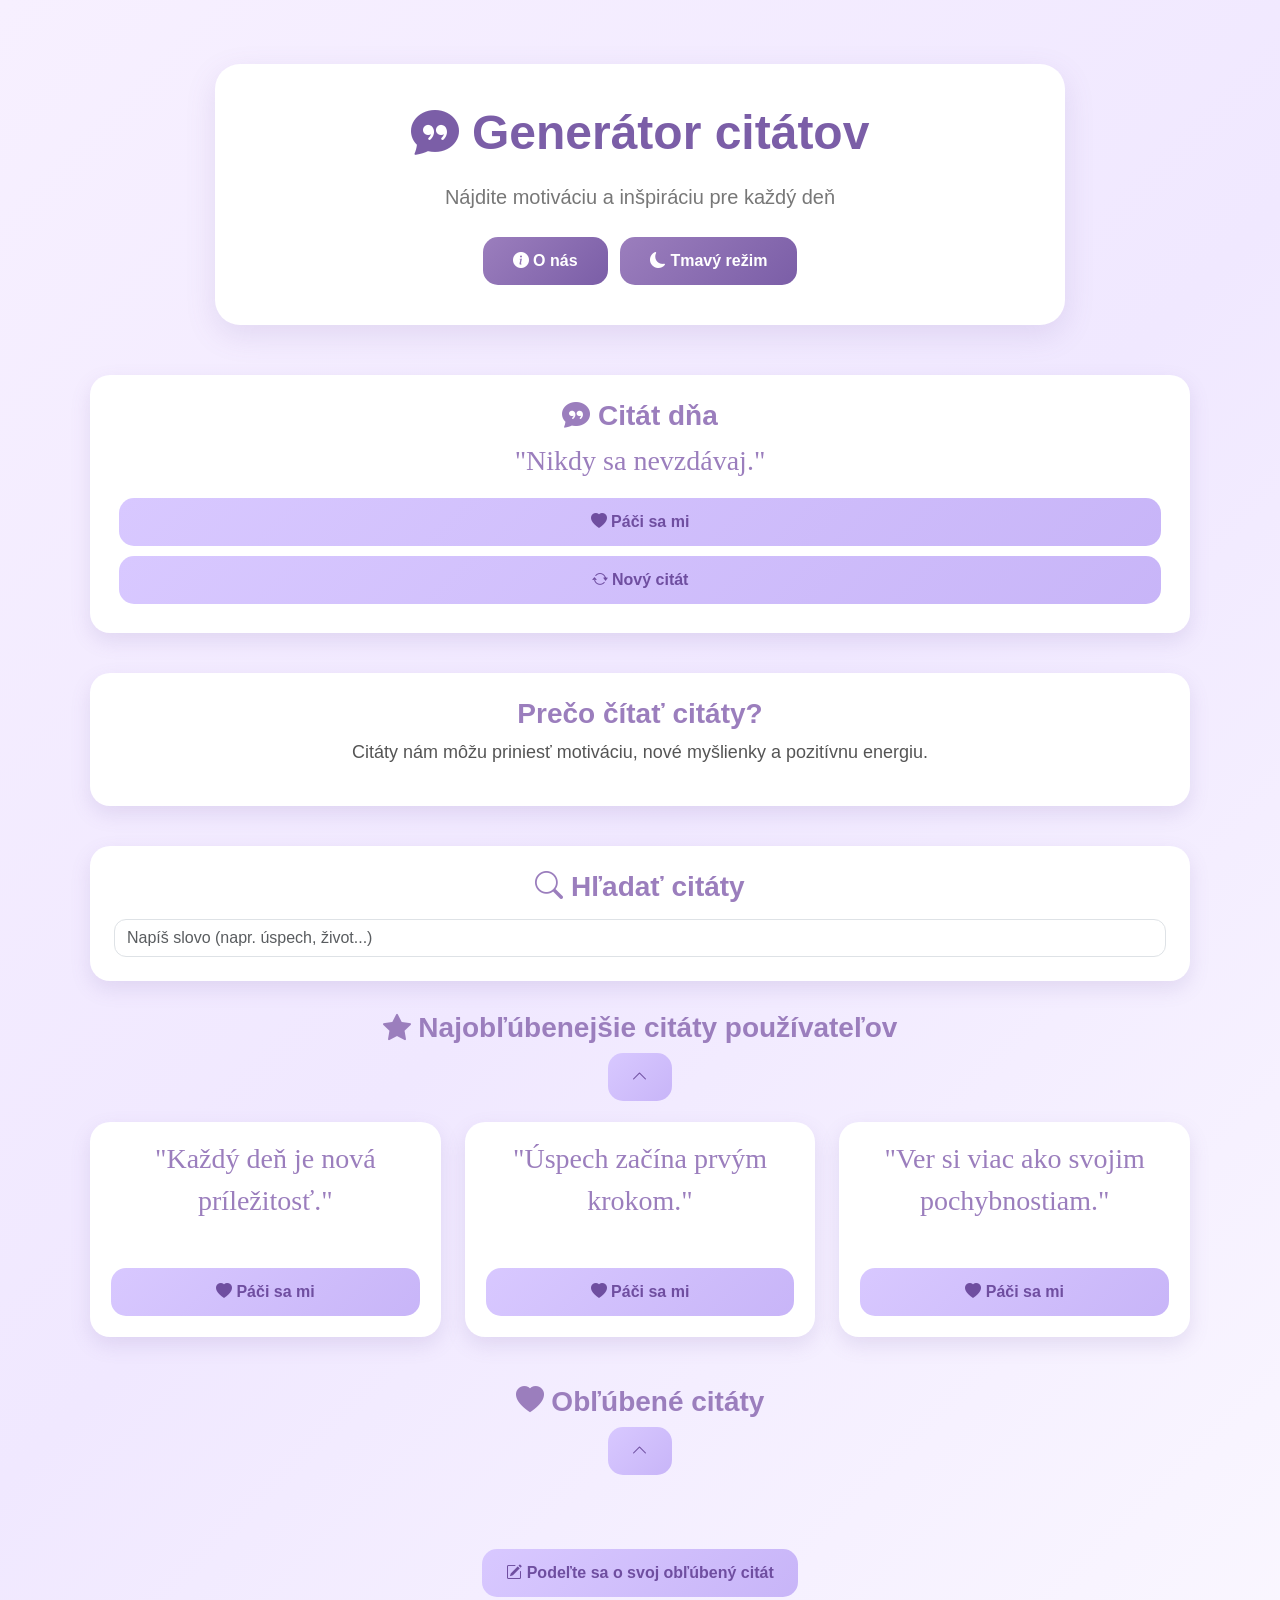
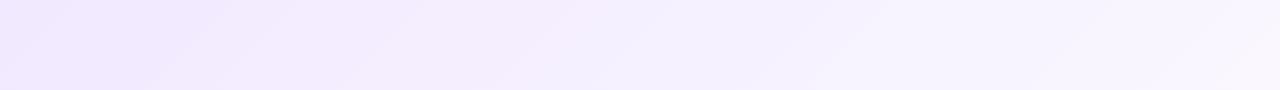
<file: index.html>
<!DOCTYPE html>
<html lang="sk">
<head>
    <meta charset="utf-8">
    <title>Generátor citátov</title>

    <link href="https://cdn.jsdelivr.net/npm/bootstrap@5.3.8/dist/css/bootstrap.min.css" rel="stylesheet">
    <link rel="stylesheet" href="https://cdn.jsdelivr.net/npm/bootstrap-icons@1.11.3/font/bootstrap-icons.min.css">
    <link rel="stylesheet" href="css/style.css">
</head>

<body>

    <div class="container">

<div class="hero-box mt-4">

    <h1 class="nadpis">
        <i class="bi bi-chat-quote-fill"></i>
        Generátor citátov
    </h1>

    <p class="hero-text">
        Nájdite motiváciu a inšpiráciu pre každý deň
    </p>

    <a class="about-btn" href="oprojekte.html">
        <i class="bi bi-info-circle-fill"></i>
        O nás
    </a>

    <button class="about-btn ms-2"
        onclick="toggleDarkMode()"
        id="themeBtn">

    <i class="bi bi-moon-fill"></i>
    Tmavý režim

</button>

</div>

    
    <div class="card p-4 section-card">

        <h2 class="podnadpis">
            <i class="bi bi-chat-quote-fill"></i>
            Citát dňa
        </h2>

        <p class="citat" id="citat">
            "Nikdy sa nevzdávaj."
        </p>
        <button class="mojeTlacidlo mt-auto"
        onclick="pridatOblubeny()">
    <i class="bi bi-heart-fill"></i>
    Páči sa mi
</button>

        <button class="mojeTlacidlo" onclick="novyCitat()">
            <i class="bi bi-arrow-repeat"></i>
            Nový citát
        </button>

    </div>

    
    <div class="card p-4 section-card">

        <h2 class="podnadpis">Prečo čítať citáty?</h2>

        <p class="text">
            Citáty nám môžu priniesť motiváciu,
            nové myšlienky a pozitívnu energiu.
        </p>

    </div>

    
    <div class="card p-4 section-card">

        <h2 class="podnadpis">
            <i class="bi bi-search"></i>
            Hľadať citáty
        </h2>

        <input
            type="text"
            class="form-control mt-2"
            id="searchInput"
            placeholder="Napíš slovo (napr. úspech, život...)"
            onkeyup="searchCitaty()">

    </div>

    
    <div class="card p-4 m-3" id="searchResultsBox" style="display:none;">

        <h2 class="podnadpis">
            <i class="bi bi-search"></i>
            Výsledky vyhľadávania
        </h2>

        <div id="searchResults"></div>

    </div>

    
    <div class="text-center mt-4">

        <h2 class="podnadpis">
            <i class="bi bi-star-fill"></i>
            Najobľúbenejšie citáty používateľov
        </h2>

        <button class="mojeTlacidlo mt-auto" onclick="toggleCitaty()" id="toggleBtn">
            <i class="bi bi-chevron-up"></i>
        </button>

    </div>

   
   
<div id="oblubeneCitaty">

    <div class="row mt-3">

        <div class="col-md-4">
            <div class="card p-3 h-100 d-flex flex-column">

                <p class="citat">
                    "Každý deň je nová príležitosť."
                </p>

                <button
                    class="mojeTlacidlo mt-auto"
                    onclick="pridatKonkretnyCitat('Každý deň je nová príležitosť.')">

                    <i class="bi bi-heart-fill"></i>
                    Páči sa mi

                </button>

            </div>
        </div>

        <div class="col-md-4">
            <div class="card p-3 h-100 d-flex flex-column">

                <p class="citat">
                    "Úspech začína prvým krokom."
                </p>

                <button
                    class="mojeTlacidlo mt-auto"
                    onclick="pridatKonkretnyCitat('Úspech začína prvým krokom.')">

                    <i class="bi bi-heart-fill"></i>
                    Páči sa mi

                </button>

            </div>
        </div>

        <div class="col-md-4">
            <div class="card p-3 h-100 d-flex flex-column">

                <p class="citat">
                    "Ver si viac ako svojim pochybnostiam."
                </p>

                <button
                    class="mojeTlacidlo mt-auto"
                    onclick="pridatKonkretnyCitat('Ver si viac ako svojim pochybnostiam.')">

                    <i class="bi bi-heart-fill"></i>
                    Páči sa mi

                </button>

            </div>
        </div>

    </div>

</div>

<div class="text-center mt-5">

    <h2 class="podnadpis">
        <i class="bi bi-heart-fill"></i>
        Obľúbené citáty
    </h2>

    <button class="mojeTlacidlo mt-auto"
            onclick="toggleOblubene()"
            id="toggleOblubeneBtn">

        <i class="bi bi-chevron-up"></i>

    </button>

</div>

<div id="oblubenePouzivatela">

    <div class="row mt-3" id="oblubeneContainer">

    </div>

</div>



    
    <div class="mt-5 mb-5">
        <a href="formular.html" class="mojeTlacidlo text-decoration-none">
            <i class="bi bi-pencil-square"></i>
            Podeľte sa o svoj obľúbený citát
        </a>
    </div>

</div>
<button onclick="scrollToTop()"
        id="topBtn"
        class="top-btn">

    <i class="bi bi-arrow-up"></i>

</button>

<script src="js/script.js"></script>

</body>
</html>
</file>
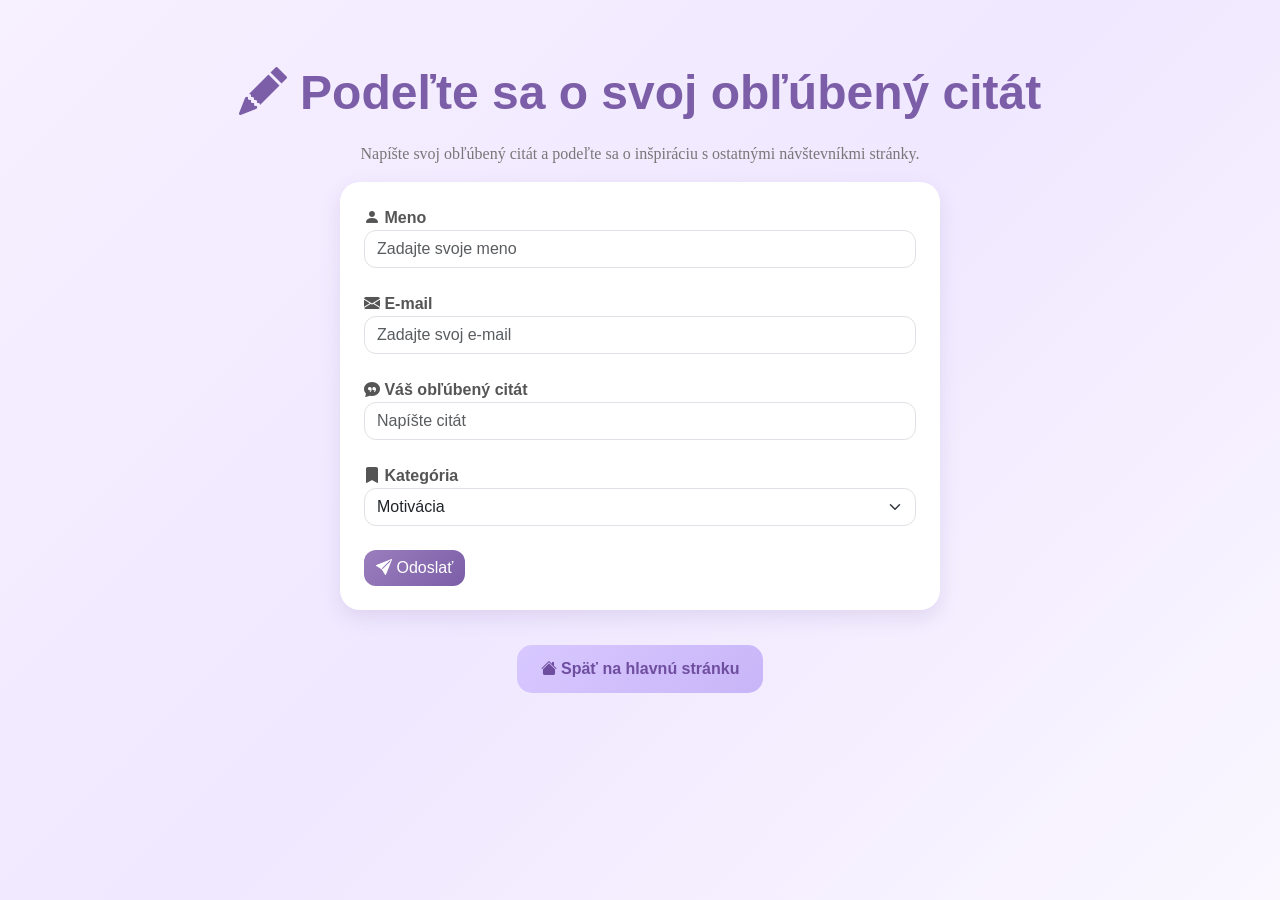
<file: formular.html>
<!DOCTYPE html>
<html lang="sk">
<head>
    <meta charset="utf-8">
    <title>Môj obľúbený citát</title>

    <link href="https://cdn.jsdelivr.net/npm/bootstrap@5.3.8/dist/css/bootstrap.min.css" rel="stylesheet">
    <link rel="stylesheet" href="https://cdn.jsdelivr.net/npm/bootstrap-icons@1.11.3/font/bootstrap-icons.min.css">
    <link rel="stylesheet" href="css/style.css">
</head>

<body>

<div class="container">

    <h1 class="nadpis mt-4">
        <i class="bi bi-pencil-fill"></i>
        Podeľte sa o svoj obľúbený citát
    </h1>

    <p class="popis">
        Napíšte svoj obľúbený citát a podeľte sa o inšpiráciu s ostatnými návštevníkmi stránky.
    </p>

    <div class="card p-4 formular text-start mt-3" id="formularBox">

        <form onsubmit="odoslatFormular(event)">

            <label for="meno">
                <i class="bi bi-person-fill"></i>
                Meno
            </label>

            <input class="form-control" id="meno" type="text" placeholder="Zadajte svoje meno" required>

            <br>

            <label for="email">
                <i class="bi bi-envelope-fill"></i>
                E-mail
            </label>

            <input class="form-control" id="email" type="email" required placeholder="Zadajte svoj e-mail">

            <br>

            <label for="citat">
                <i class="bi bi-chat-quote-fill"></i>
                Váš obľúbený citát
            </label>

            <input class="form-control" id="citat" type="text" placeholder="Napíšte citát" required>

            <br>

            <label for="kategoria">
                <i class="bi bi-bookmark-fill"></i>
                Kategória
            </label>

            <select class="form-select" id="kategoria">
                <option>Motivácia</option>
                <option>Život</option>
                <option>Úspech</option>
                <option>Šťastie</option>
            </select>

            <br>

            <button class="btn btn-primary" type="submit">
                <i class="bi bi-send-fill"></i>
                Odoslať
            </button>

        </form>

    </div>

    <p class="mt-4">
        <a href="index.html" class="mojeTlacidlo text-decoration-none">
            <i class="bi bi-house-fill"></i>
            Späť na hlavnú stránku
        </a>
    </p>

</div>

<script src="js/script.js"></script>

</body>
</html>
</file>
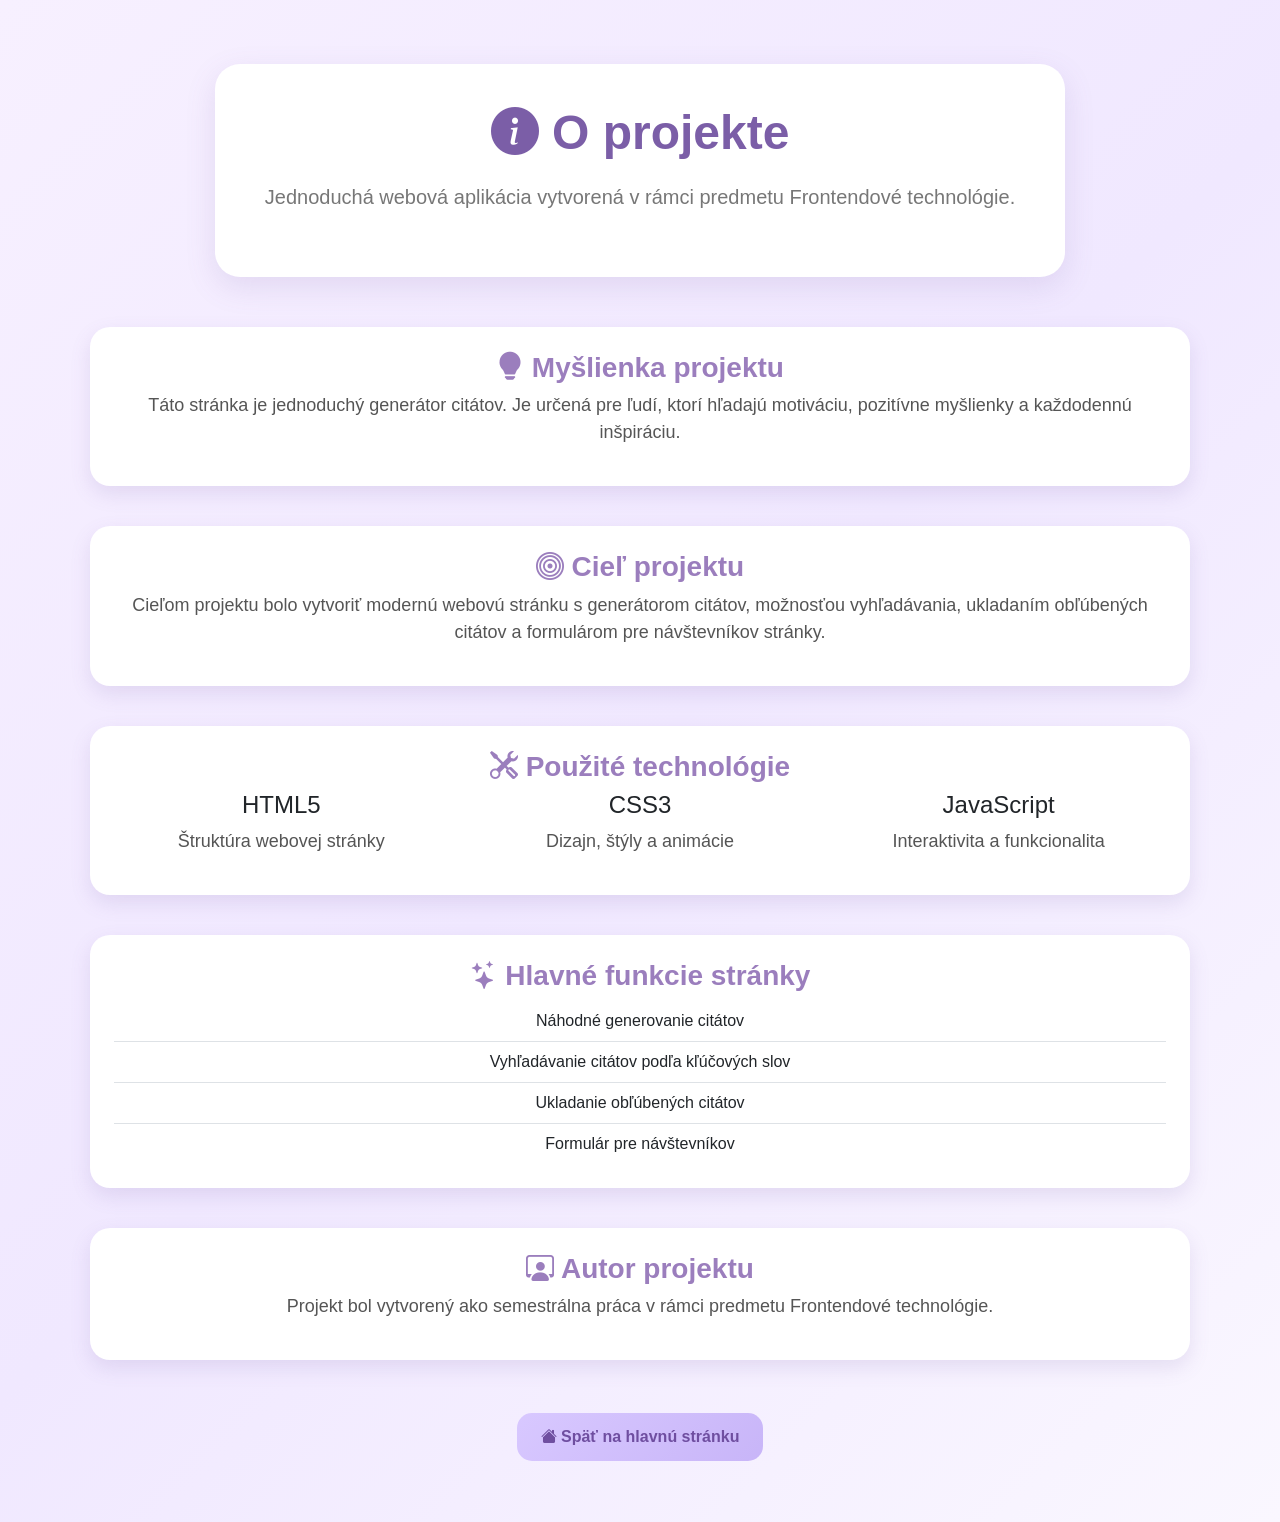
<file: oprojekte.html>
<!DOCTYPE html>
<html lang="sk">
<head>
    <meta charset="utf-8">
    <title>O projekte</title>

    <link href="https://cdn.jsdelivr.net/npm/bootstrap@5.3.8/dist/css/bootstrap.min.css" rel="stylesheet">
    <link rel="stylesheet" href="https://cdn.jsdelivr.net/npm/bootstrap-icons@1.11.3/font/bootstrap-icons.min.css">
    <link rel="stylesheet" href="css/style.css">
</head>

<body>

<div class="container">

    <div class="hero-box mt-4">

        <h1 class="nadpis">
            <i class="bi bi-info-circle-fill"></i>
            O projekte
        </h1>

        <p class="hero-text">
            Jednoduchá webová aplikácia vytvorená v rámci predmetu
            Frontendové technológie.
        </p>

    </div>
    <button onclick="scrollToTop()"
        id="topBtn"
        class="top-btn">

    <i class="bi bi-arrow-up"></i>

</button>

    <div class="card p-4 section-card">

        <h2 class="podnadpis">
            <i class="bi bi-lightbulb-fill"></i>
            Myšlienka projektu
        </h2>

        <p class="text">
            Táto stránka je jednoduchý generátor citátov.
            Je určená pre ľudí, ktorí hľadajú motiváciu,
            pozitívne myšlienky a každodennú inšpiráciu.
        </p>

    </div>

    <div class="card p-4 section-card">

        <h2 class="podnadpis">
            <i class="bi bi-bullseye"></i>
            Cieľ projektu
        </h2>

        <p class="text">
            Cieľom projektu bolo vytvoriť modernú webovú stránku
            s generátorom citátov, možnosťou vyhľadávania,
            ukladaním obľúbených citátov a formulárom
            pre návštevníkov stránky.
        </p>

    </div>

    <div class="card p-4 section-card">

        <h2 class="podnadpis">
            <i class="bi bi-tools"></i>
            Použité technológie
        </h2>

        <div class="row text-center">

            <div class="col-md-4">
                <h4>HTML5</h4>
                <p class="text">
                    Štruktúra webovej stránky
                </p>
            </div>

            <div class="col-md-4">
                <h4>CSS3</h4>
                <p class="text">
                    Dizajn, štýly a animácie
                </p>
            </div>

            <div class="col-md-4">
                <h4>JavaScript</h4>
                <p class="text">
                    Interaktivita a funkcionalita
                </p>
            </div>

        </div>

    </div>

    <div class="card p-4 section-card">

        <h2 class="podnadpis">
            <i class="bi bi-stars"></i>
            Hlavné funkcie stránky
        </h2>

        <ul class="list-group list-group-flush">

            <li class="list-group-item">
                Náhodné generovanie citátov
            </li>

            <li class="list-group-item">
                Vyhľadávanie citátov podľa kľúčových slov
            </li>

            <li class="list-group-item">
                Ukladanie obľúbených citátov
            </li>

            <li class="list-group-item">
                Formulár pre návštevníkov
            </li>

        </ul>

    </div>

    <div class="card p-4 section-card">

        <h2 class="podnadpis">
            <i class="bi bi-person-workspace"></i>
            Autor projektu
        </h2>

        <p class="text">
            Projekt bol vytvorený ako semestrálna práca
            v rámci predmetu Frontendové technológie.
        </p>

    </div>

    <p class="mt-5 text-center">
        <a href="index.html" class="mojeTlacidlo text-decoration-none">
            <i class="bi bi-house-fill"></i>
            Späť na hlavnú stránku
        </a>
    </p>

</div>

<script src="js/script.js"></script>
</body>
</html>
</file>
<file: css/style.css>
body {
    background: linear-gradient(
        135deg,
        #f7f0ff,
        #f0e8ff,
        #faf7ff
    );

    min-height: 100vh;
    text-align: center;
    font-family: Arial, sans-serif;
}

.nadpis {
    color: #7B5EA7;
    font-size: 48px;
    font-weight: 800;
    margin-bottom: 20px;
}

.podnadpis {
    color: #9B7EBD;
    font-size: 28px;
    font-weight: bold;
}

.text {
    color: #555555;
    font-size: 18px;
}

.popis {
    color: #777777;
    font-size: 16px;
    font-family: Georgia, serif;
}

.citat {
    color: #9B7EBD;
    font-size: 28px;
    font-family: Georgia, serif;
}

.odkaz {
    color: #7B5EA7;
    text-decoration: none;
    font-weight: bold;
}

.odkaz:hover {
    color: #9B7EBD;
}

.formular {
    max-width: 600px;
    margin: 30px auto;
}

.formular label {
    font-weight: bold;
    color: #555555;
}

.mojeTlacidlo {
    background: linear-gradient(
        135deg,
        #d8c8ff,
        #c8b5f8
    );

    color: #6f4ea0;
    border: none;
    border-radius: 15px;

    padding: 12px 24px;

    font-size: 16px;
    font-weight: bold;

    display: inline-block;
    text-decoration: none;

    margin: 5px;

    transition: all 0.3s ease;
}

.mojeTlacidlo:hover {
    transform: scale(1.05);
    color: #6f4ea0;
}

.card {
    border: none;
    border-radius: 20px;

    box-shadow:
        0 8px 20px rgba(123, 94, 167, 0.15);

    transition: all 0.3s ease;

    animation: fadeIn 0.5s ease;
}

.card:hover {
    transform: translateY(-5px);

    box-shadow:
        0 12px 30px rgba(123, 94, 167, 0.25);
}

.form-control,
.form-select {
    border-radius: 12px;
}

.btn-primary {
    background: linear-gradient(
        135deg,
        #9B7EBD,
        #7B5EA7
    );

    border: none;
    border-radius: 12px;
}

.btn-primary:hover {
    opacity: 0.9;
}

@keyframes fadeIn {

    from {
        opacity: 0;
        transform: translateY(15px);
    }

    to {
        opacity: 1;
        transform: translateY(0);
    }
}
.hero-box {
    background: white;
    max-width: 850px;
    margin: 50px auto;
    padding: 40px;
    border-radius: 25px;
    box-shadow:
        0 10px 30px rgba(123, 94, 167, 0.15);
}

.hero-text {
    color: #777777;

    font-size: 20px;

    margin-top: 10px;
    margin-bottom: 25px;
}

.about-btn {
    display: inline-block;
    outline: none;
    border: none;

    background: linear-gradient(
        135deg,
        #9B7EBD,
        #7B5EA7
    );

    color: white;

    text-decoration: none;

    padding: 12px 30px;

    border-radius: 15px;

    font-weight: bold;

    transition: all 0.3s ease;
}

.about-btn:hover {
    color: white;

    transform: scale(1.05);
}
.section-card {
    margin-top: 40px;
    margin-bottom: 40px;
}
.container {
    padding: 40px 20px;
}

.card {
    margin-bottom: 30px !important;
}
.citat {
    color: #9B7EBD;
    font-size: 28px;
    font-family: Georgia, serif;

    transition: all 0.3s ease;
}
.top-btn {

    position: fixed;

    bottom: 30px;
    right: 30px;

    width: 60px;
    height: 60px;

    border: none;
    border-radius: 50%;

    background: linear-gradient(
        135deg,
        #9B7EBD,
        #7B5EA7
    );

    color: white;

    font-size: 24px;

    display: none;

    box-shadow:
        0 5px 15px rgba(0,0,0,0.2);

    cursor: pointer;

    transition: all 0.3s ease;

    z-index: 1000;
}

.top-btn:hover {

    transform: scale(1.1);

}
.dark-mode {
    background: #1e1e2f;
    color: white;
}

.dark-mode .hero-box {
    background: #2b2b40;
}

.dark-mode .card {
    background: #2b2b40;
    color: white;
}

.dark-mode .text,
.dark-mode .popis {
    color: #d8d8d8;
}

.dark-mode .citat {
    color: #d9b8ff;
}

.dark-mode .podnadpis,
.dark-mode .nadpis {
    color: #d9b8ff;
}

.dark-mode .form-control,
.dark-mode .form-select {
    background: #3a3a55;
    color: white;
    border-color: #555;
}

.dark-mode .list-group-item {
    background: #2b2b40;
    color: white;
    border-color: #444;
}
#oblubeneContainer .card {
    height: 320px !important;
}
.about-btn:focus,
.about-btn:active {

    outline: none !important;

    box-shadow: none !important;

}
</file>
